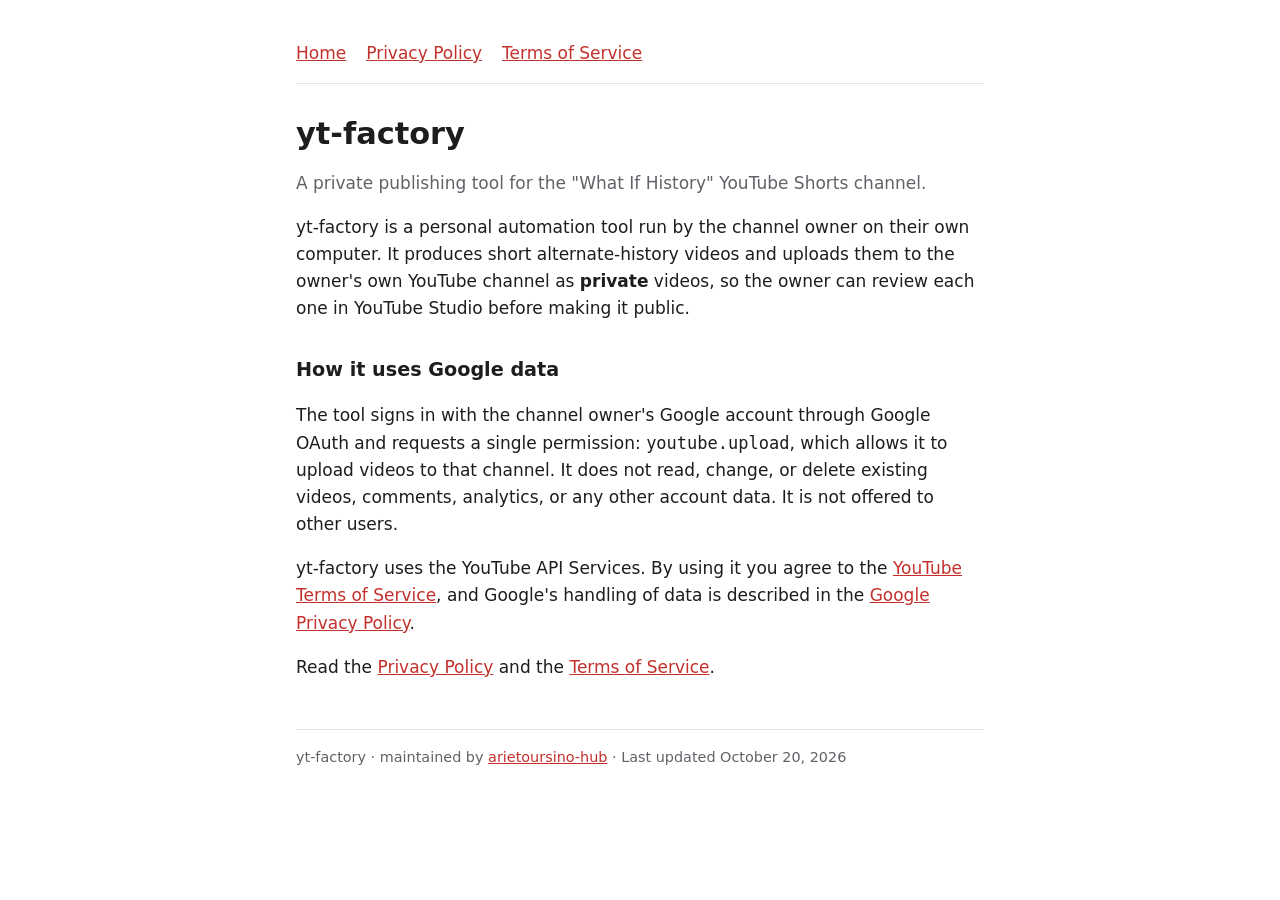
<file: index.html>
<!doctype html>
<html lang="en">
<head>
<meta charset="utf-8">
<meta name="viewport" content="width=device-width, initial-scale=1">
<title>yt-factory</title>
<link rel="stylesheet" href="style.css">
</head>
<body>
<main>
<nav><a href="./">Home</a><a href="privacy.html">Privacy Policy</a><a href="terms.html">Terms of Service</a></nav>
<h1>yt-factory</h1>
<p class="muted">A private publishing tool for the "What If History" YouTube Shorts channel.</p>
<p>yt-factory is a personal automation tool run by the channel owner on their own computer. It produces short alternate-history videos and uploads them to the owner's own YouTube channel as <strong>private</strong> videos, so the owner can review each one in YouTube Studio before making it public.</p>
<h2>How it uses Google data</h2>
<p>The tool signs in with the channel owner's Google account through Google OAuth and requests a single permission: <code>youtube.upload</code>, which allows it to upload videos to that channel. It does not read, change, or delete existing videos, comments, analytics, or any other account data. It is not offered to other users.</p>
<p>yt-factory uses the YouTube API Services. By using it you agree to the <a href="https://www.youtube.com/t/terms">YouTube Terms of Service</a>, and Google's handling of data is described in the <a href="https://policies.google.com/privacy">Google Privacy Policy</a>.</p>
<p>Read the <a href="privacy.html">Privacy Policy</a> and the <a href="terms.html">Terms of Service</a>.</p>
<footer>yt-factory · maintained by <a href="https://github.com/arietoursino-hub">arietoursino-hub</a> · Last updated October 20, 2026</footer>
</main>
</body>
</html>
</file>
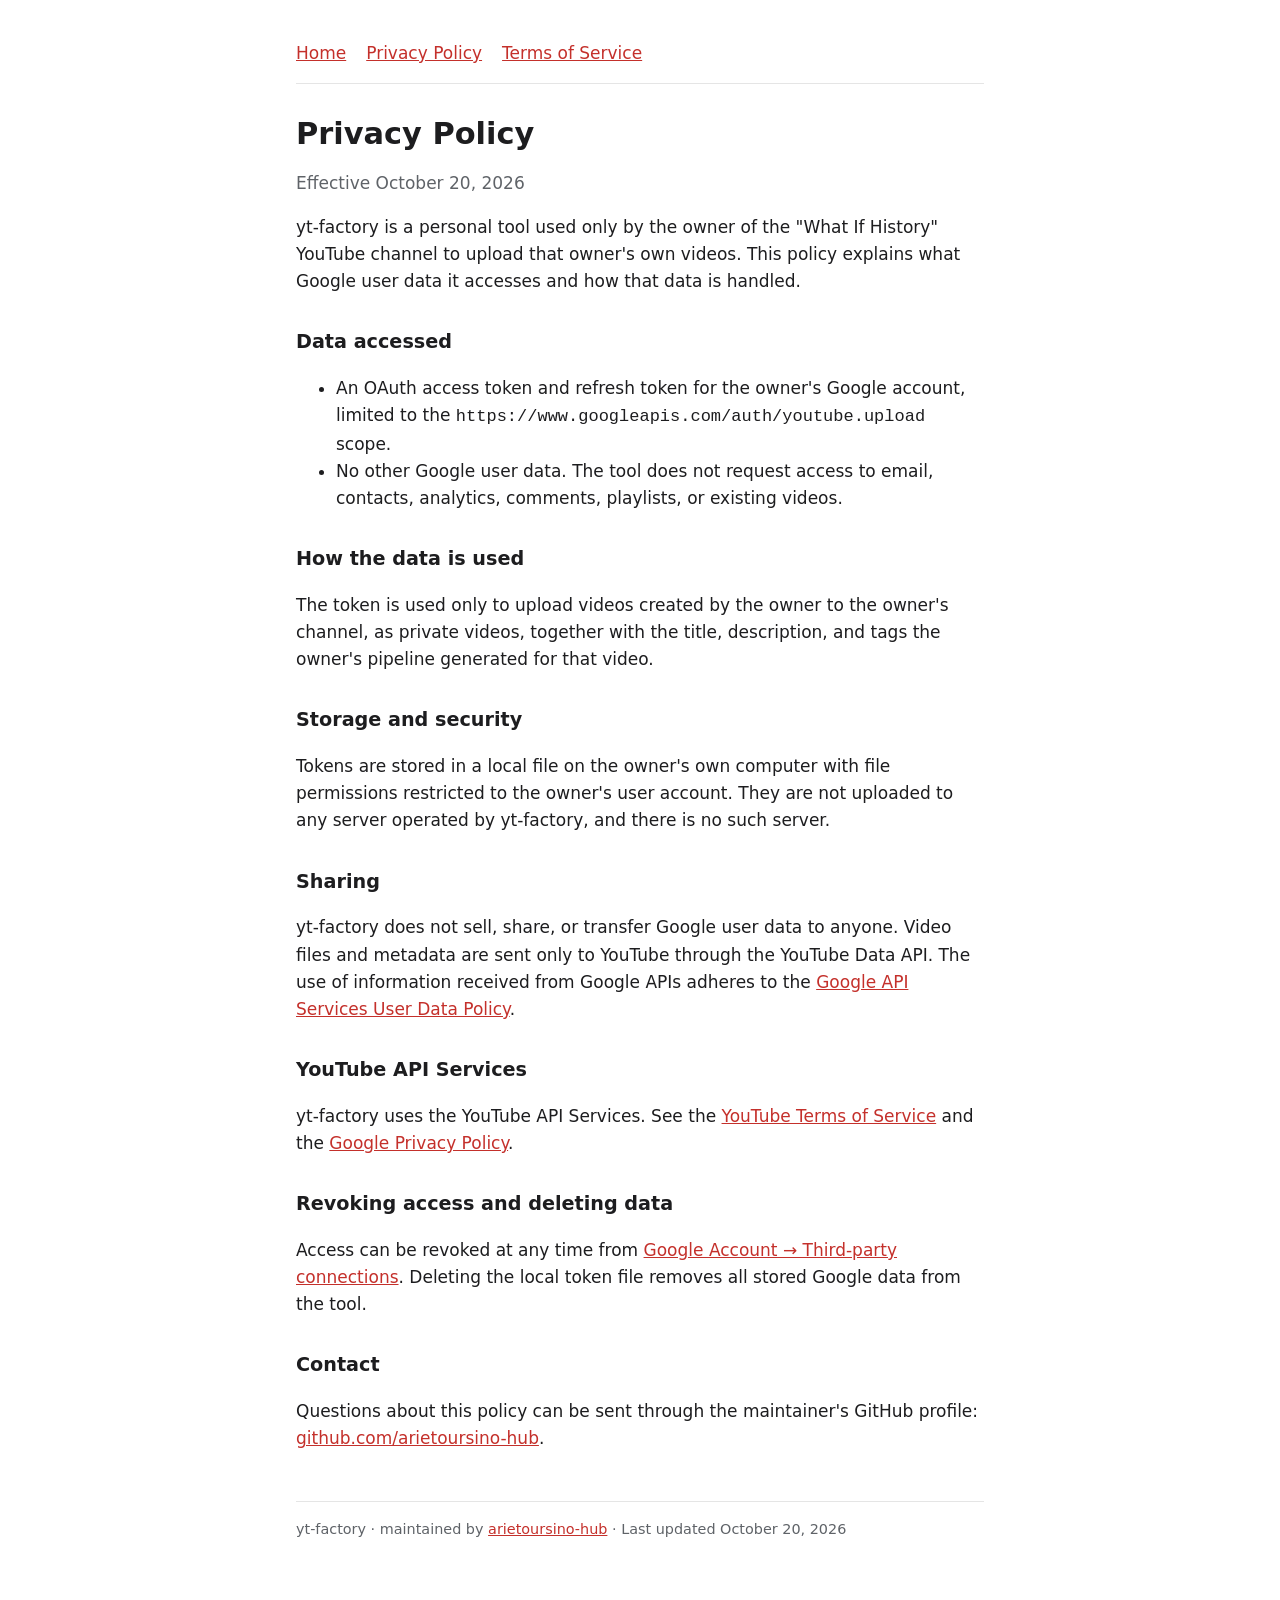
<file: privacy.html>
<!doctype html>
<html lang="en">
<head>
<meta charset="utf-8">
<meta name="viewport" content="width=device-width, initial-scale=1">
<title>Privacy Policy · yt-factory</title>
<link rel="stylesheet" href="style.css">
</head>
<body>
<main>
<nav><a href="./">Home</a><a href="privacy.html">Privacy Policy</a><a href="terms.html">Terms of Service</a></nav>
<h1>Privacy Policy</h1>
<p class="muted">Effective October 20, 2026</p>
<p>yt-factory is a personal tool used only by the owner of the "What If History" YouTube channel to upload that owner's own videos. This policy explains what Google user data it accesses and how that data is handled.</p>
<h2>Data accessed</h2>
<ul>
<li>An OAuth access token and refresh token for the owner's Google account, limited to the <code>https://www.googleapis.com/auth/youtube.upload</code> scope.</li>
<li>No other Google user data. The tool does not request access to email, contacts, analytics, comments, playlists, or existing videos.</li>
</ul>
<h2>How the data is used</h2>
<p>The token is used only to upload videos created by the owner to the owner's channel, as private videos, together with the title, description, and tags the owner's pipeline generated for that video.</p>
<h2>Storage and security</h2>
<p>Tokens are stored in a local file on the owner's own computer with file permissions restricted to the owner's user account. They are not uploaded to any server operated by yt-factory, and there is no such server.</p>
<h2>Sharing</h2>
<p>yt-factory does not sell, share, or transfer Google user data to anyone. Video files and metadata are sent only to YouTube through the YouTube Data API. The use of information received from Google APIs adheres to the <a href="https://developers.google.com/terms/api-services-user-data-policy">Google API Services User Data Policy</a>.</p>
<h2>YouTube API Services</h2>
<p>yt-factory uses the YouTube API Services. See the <a href="https://www.youtube.com/t/terms">YouTube Terms of Service</a> and the <a href="https://policies.google.com/privacy">Google Privacy Policy</a>.</p>
<h2>Revoking access and deleting data</h2>
<p>Access can be revoked at any time from <a href="https://myaccount.google.com/permissions">Google Account → Third-party connections</a>. Deleting the local token file removes all stored Google data from the tool.</p>
<h2>Contact</h2>
<p>Questions about this policy can be sent through the maintainer's GitHub profile: <a href="https://github.com/arietoursino-hub">github.com/arietoursino-hub</a>.</p>
<footer>yt-factory · maintained by <a href="https://github.com/arietoursino-hub">arietoursino-hub</a> · Last updated October 20, 2026</footer>
</main>
</body>
</html>
</file>
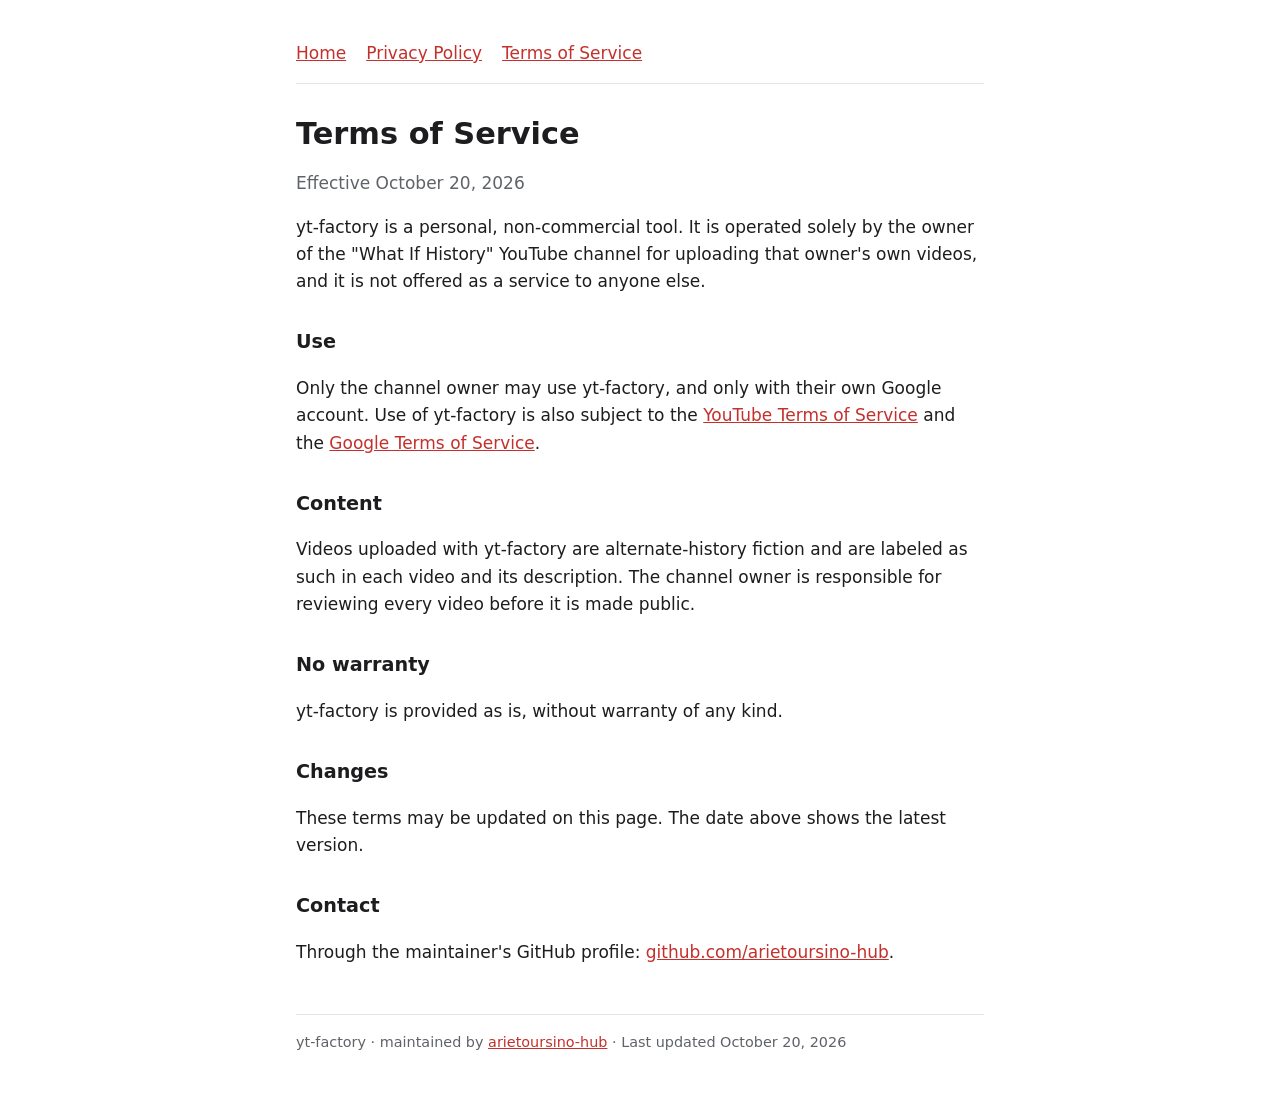
<file: terms.html>
<!doctype html>
<html lang="en">
<head>
<meta charset="utf-8">
<meta name="viewport" content="width=device-width, initial-scale=1">
<title>Terms of Service · yt-factory</title>
<link rel="stylesheet" href="style.css">
</head>
<body>
<main>
<nav><a href="./">Home</a><a href="privacy.html">Privacy Policy</a><a href="terms.html">Terms of Service</a></nav>
<h1>Terms of Service</h1>
<p class="muted">Effective October 20, 2026</p>
<p>yt-factory is a personal, non-commercial tool. It is operated solely by the owner of the "What If History" YouTube channel for uploading that owner's own videos, and it is not offered as a service to anyone else.</p>
<h2>Use</h2>
<p>Only the channel owner may use yt-factory, and only with their own Google account. Use of yt-factory is also subject to the <a href="https://www.youtube.com/t/terms">YouTube Terms of Service</a> and the <a href="https://policies.google.com/terms">Google Terms of Service</a>.</p>
<h2>Content</h2>
<p>Videos uploaded with yt-factory are alternate-history fiction and are labeled as such in each video and its description. The channel owner is responsible for reviewing every video before it is made public.</p>
<h2>No warranty</h2>
<p>yt-factory is provided as is, without warranty of any kind.</p>
<h2>Changes</h2>
<p>These terms may be updated on this page. The date above shows the latest version.</p>
<h2>Contact</h2>
<p>Through the maintainer's GitHub profile: <a href="https://github.com/arietoursino-hub">github.com/arietoursino-hub</a>.</p>
<footer>yt-factory · maintained by <a href="https://github.com/arietoursino-hub">arietoursino-hub</a> · Last updated October 20, 2026</footer>
</main>
</body>
</html>
</file>
<file: style.css>
:root { --bg: #ffffff; --fg: #1d1d1f; --muted: #5f6368; --accent: #c4302b; --line: #e5e5e5; }
@media (prefers-color-scheme: dark) { :root { --bg: #121212; --fg: #ececec; --muted: #a0a0a0; --accent: #ff6b5e; --line: #2c2c2c; } }
* { box-sizing: border-box; }
body { margin: 0; background: var(--bg); color: var(--fg); font: 17px/1.6 -apple-system, "Segoe UI", Roboto, "DejaVu Sans", sans-serif; }
main { max-width: 720px; margin: 0 auto; padding: 40px 16px 64px; }
h1 { font-size: 1.9rem; line-height: 1.2; margin: 0 0 8px; }
h2 { font-size: 1.2rem; margin: 32px 0 8px; }
p, li { color: var(--fg); }
.muted { color: var(--muted); }
a { color: var(--accent); }
nav { display: flex; gap: 20px; flex-wrap: wrap; padding-bottom: 16px; border-bottom: 1px solid var(--line); margin-bottom: 32px; }
footer { margin-top: 48px; padding-top: 16px; border-top: 1px solid var(--line); font-size: 0.9rem; color: var(--muted); }
</file>
